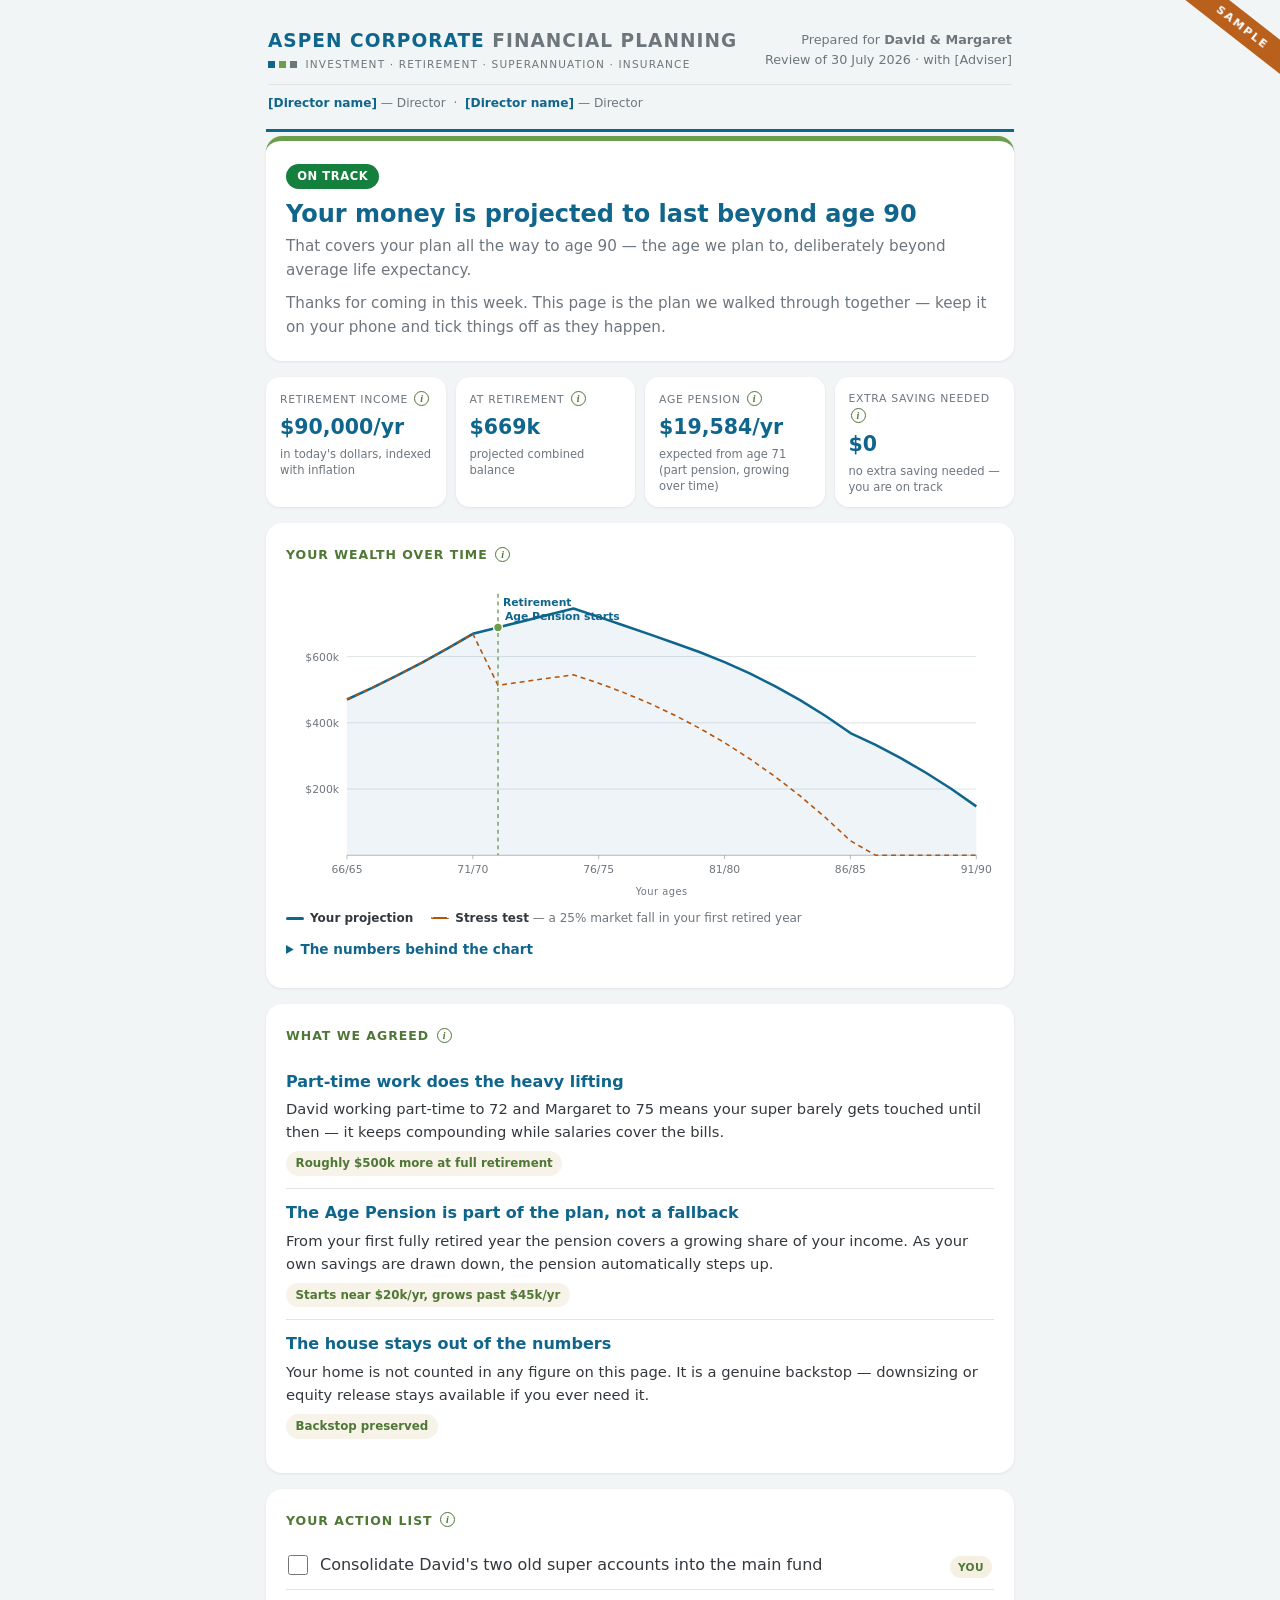
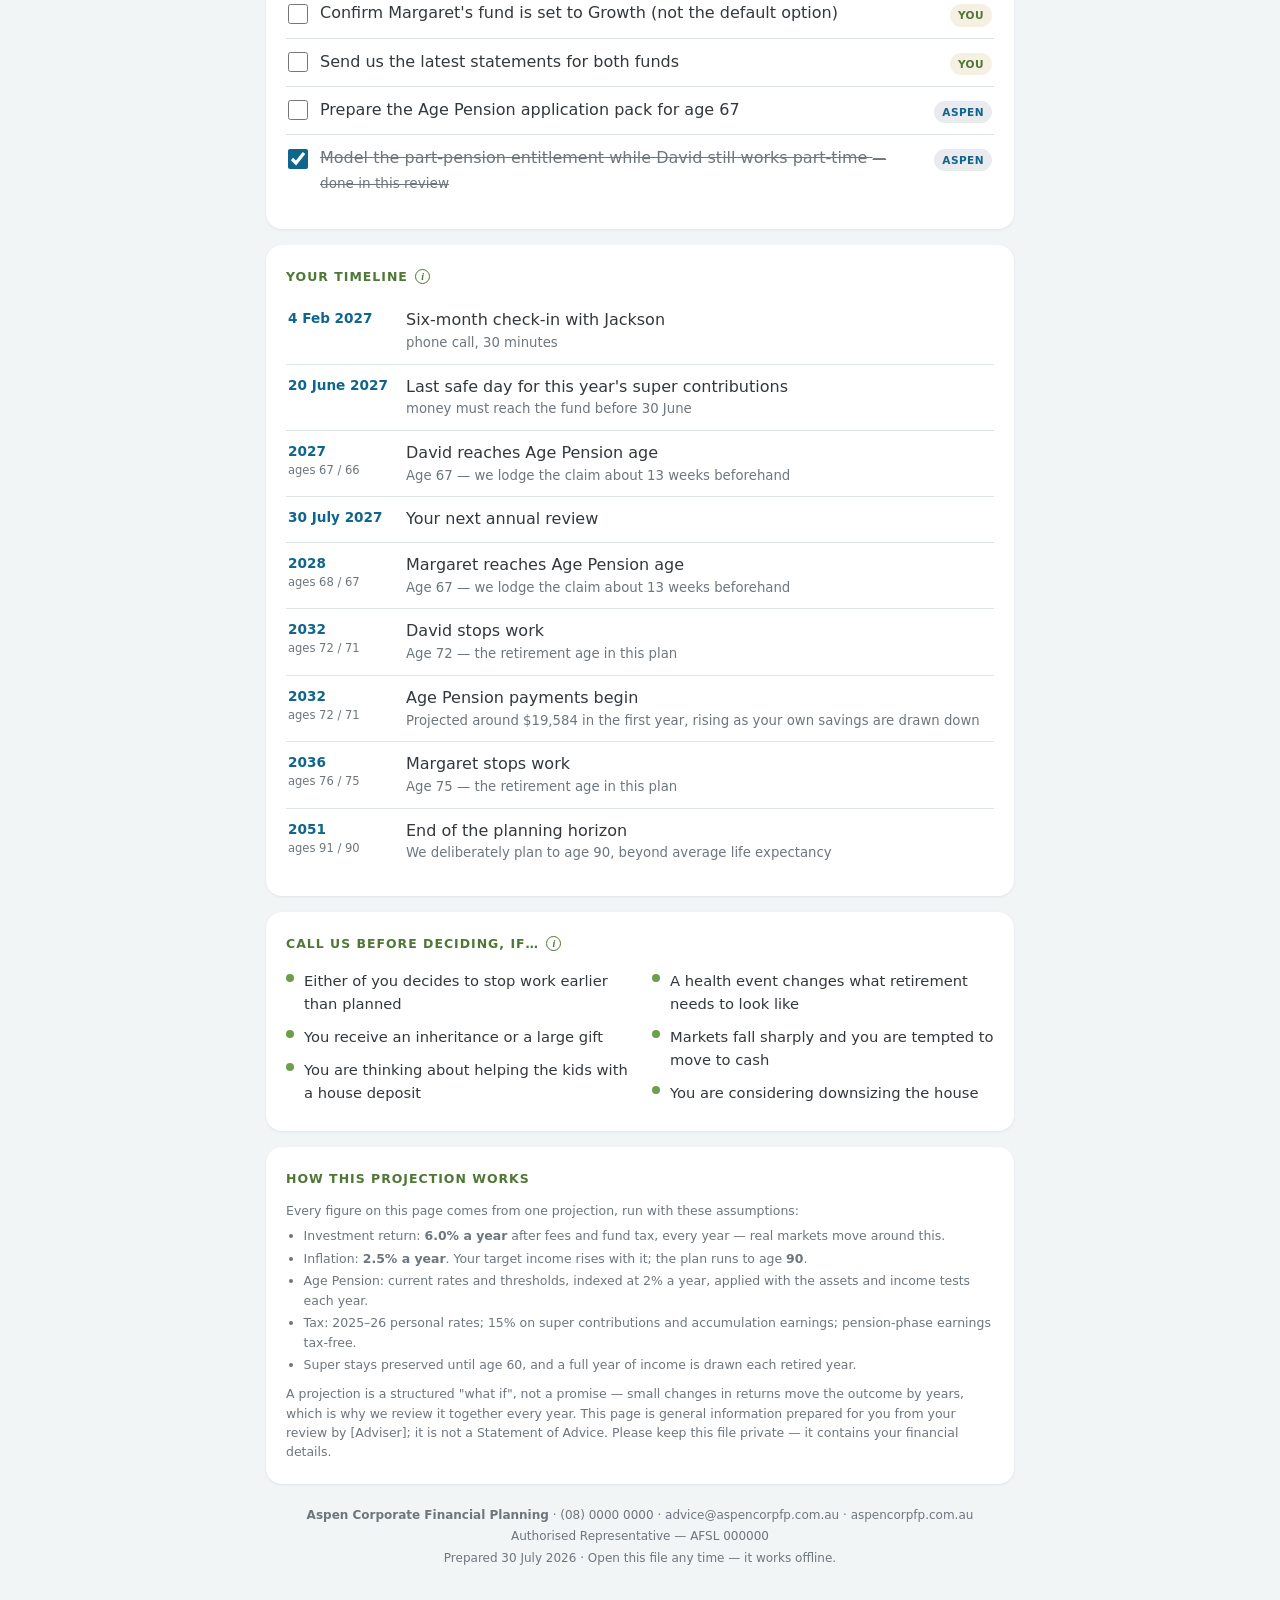
<file: mockups/client-report-aspen.html>
<!DOCTYPE html>
<html lang="en-AU">
<head>
<meta charset="utf-8">
<meta name="viewport" content="width=device-width, initial-scale=1">
<meta name="robots" content="noindex">
<title>David &amp; Margaret — Your plan at a glance</title>
<style>
  :root { --page:#F2F5F6; --surface:#ffffff;
          --primary:#10658C; --primary-dark:#0A4661;
          --accent:#6C9E4C; --accent-dark:#4F7736;
          --ink:#33383D; --muted:#6E767D; --line:#DFE4E7;
          --good:#15803d; --warn:#b45309; --bad:#991b1b;
          /* legacy aliases so every rule below stays brand-driven */
          --cream:var(--page); --navy:var(--primary); --gold:var(--accent); --gold2:var(--accent-dark); }
  * { box-sizing:border-box; margin:0; padding:0; }
  body { background:var(--page); color:var(--ink);
         font:16px/1.55 system-ui,-apple-system,"Segoe UI",Roboto,sans-serif;
         -webkit-text-size-adjust:100%; }
  .wrap { max-width:780px; margin:0 auto; padding:20px 16px 56px; }
  header.brand { padding:10px 2px 16px; margin-bottom:4px; border-bottom:3px solid var(--primary); }
  .brand-top { display:flex; align-items:flex-start; justify-content:space-between; gap:12px; flex-wrap:wrap; }
  .wordmark { font-size:1.3rem; font-weight:700; color:var(--primary); line-height:1.15; }
  .wordmark.serif { font-family:Georgia,'Times New Roman',serif; letter-spacing:.01em; }
  .wordmark.caps  { font-size:1.16rem; letter-spacing:.055em; text-transform:uppercase; }
  .wm-rest { color:var(--muted); font-weight:600; }
  .wm-dot  { color:var(--accent-dark); }
  .tagline { font-size:.66rem; letter-spacing:.11em; text-transform:uppercase;
             color:var(--muted); margin-top:5px; }
  .tagline .sq { display:inline-block; width:7px; height:7px; margin-right:4px; vertical-align:.02em; }
  .prep { font-size:.8rem; color:var(--muted); text-align:right; }
  .people { margin-top:11px; padding-top:9px; border-top:1px solid var(--line);
            font-size:.76rem; color:var(--muted); }
  .people b { color:var(--primary); font-weight:600; }
  .card { background:#fff; border-radius:16px; padding:22px 20px;
          box-shadow:0 1px 3px rgba(27,42,78,.08); margin-bottom:16px; }
  h2 { font-size:.78rem; letter-spacing:.08em; text-transform:uppercase;
       color:var(--gold2); margin-bottom:12px; }
  /* hero */
  .hero { border-top:5px solid var(--gold); }
  .pill { display:inline-block; font-size:.72rem; font-weight:700; letter-spacing:.05em;
          text-transform:uppercase; padding:.25rem .7rem; border-radius:2rem; color:#fff; }
  .good .pill { background:var(--good); } .warn .pill { background:var(--warn); }
  .bad  .pill { background:var(--bad); }
  .hero h1 { font-size:1.5rem; line-height:1.25; margin:.6rem 0 .4rem; color:var(--navy); }
  .hero p  { color:var(--muted); font-size:.95rem; }
  /* tiles */
  .tiles { display:grid; grid-template-columns:repeat(auto-fit,minmax(158px,1fr)); gap:10px; }
  .tile { background:#fff; border-radius:14px; padding:14px 14px 12px;
          box-shadow:0 1px 3px rgba(27,42,78,.08); }
  .tile .l { font-size:.68rem; text-transform:uppercase; letter-spacing:.06em; color:var(--muted); }
  .tile .v { font-size:1.28rem; font-weight:700; color:var(--navy); margin:.2rem 0 .1rem; }
  .tile .n { font-size:.72rem; color:var(--muted); line-height:1.4; }
  /* chart */
  svg { width:100%; height:auto; display:block; }
  .ax  { font-size:11px; fill:var(--muted); } .axl { font-size:10px; letter-spacing:.05em; }
  .mk  { font-size:11px; fill:var(--navy); font-weight:600; } .mkr { fill:var(--bad); }
  .legend { display:flex; gap:18px; flex-wrap:wrap; font-size:.75rem; color:var(--muted); margin-top:8px; }
  .legend b { font-weight:600; color:var(--ink); }
  .sw { display:inline-block; width:18px; height:0; border-top:3px solid var(--navy);
        vertical-align:middle; margin-right:6px; border-radius:2px; }
  .sw.stress { border-top:2px dashed var(--warn); }
  /* actions */
  .actions ul { list-style:none; }
  .actions li { border-bottom:1px solid var(--line); }
  .actions li:last-child { border-bottom:none; }
  .actions label { display:flex; align-items:flex-start; gap:12px; padding:11px 2px; cursor:pointer; }
  .actions input { width:1.25rem; height:1.25rem; margin-top:.15rem; accent-color:var(--navy); flex-shrink:0; }
  .atext { flex:1; } .atext em { color:var(--muted); font-style:normal; font-size:.85rem; }
  input:checked ~ .atext { text-decoration:line-through; color:var(--muted); }
  .chip { font-size:.66rem; font-weight:700; letter-spacing:.04em; text-transform:uppercase;
          padding:.18rem .5rem; border-radius:2rem; flex-shrink:0; margin-top:.2rem; }
  .chip.you { background:rgba(201,169,97,.18); color:var(--gold2); }
  .chip.us  { background:rgba(27,42,78,.09); color:var(--navy); }
  /* dates */
  .dates ul { list-style:none; }
  .dates li { display:flex; gap:14px; padding:10px 2px; border-bottom:1px solid var(--line); }
  .dates li:last-child { border-bottom:none; }
  .dd { min-width:104px; font-weight:700; color:var(--navy); font-size:.85rem; }
  .dd em { display:block; font-weight:400; font-style:normal; color:var(--muted); font-size:.72rem; }
  .dt { flex:1; } .dt em { display:block; color:var(--muted); font-style:normal; font-size:.83rem; }
  @media (max-width:460px){ .dates li { flex-direction:column; gap:2px; } .dd { min-width:0; } }
  /* strategies */
  .strat { padding:12px 0; border-bottom:1px solid var(--line); }
  .strat:last-child { border-bottom:none; }
  .strat h3 { font-size:1rem; color:var(--navy); margin-bottom:.25rem; }
  .strat p { font-size:.92rem; color:var(--ink); }
  .impact { display:inline-block; margin-top:.45rem; font-size:.74rem; font-weight:600;
            color:var(--gold2); background:rgba(201,169,97,.14); padding:.2rem .6rem; border-radius:2rem; }
  /* call us */
  .callus ul { list-style:none; columns:2; column-gap:24px; }
  .callus li { break-inside:avoid; padding:5px 0 5px 18px; position:relative; font-size:.92rem; }
  .callus li::before { content:""; position:absolute; left:0; top:.62em; width:8px; height:8px;
                       border-radius:50%; background:var(--gold); }
  @media (max-width:560px){ .callus ul { columns:1; } }
  /* table */
  details { margin-top:6px; }
  summary { cursor:pointer; font-size:.85rem; font-weight:600; color:var(--navy); padding:6px 0; }
  table { width:100%; border-collapse:collapse; font-size:.8rem; margin-top:8px; }
  th { text-align:left; font-size:.66rem; text-transform:uppercase; letter-spacing:.05em;
       color:var(--muted); padding:6px 8px; border-bottom:1px solid var(--line); }
  td { padding:5px 8px; border-bottom:1px solid #f3efe6; }
  th.n, td.n { text-align:right; font-variant-numeric:tabular-nums; }
  /* fine print */
  .fine { font-size:.78rem; color:var(--muted); }
  .fine ul { margin:.4rem 0 .6rem 1.1rem; }
  .fine li { margin-bottom:.2rem; }
  /* explain marks */
  .i { display:inline-flex; align-items:center; justify-content:center; width:15px; height:15px;
       border-radius:50%; border:1px solid var(--gold2); color:var(--gold2); background:none;
       font:italic 700 10px Georgia,serif; cursor:pointer; vertical-align:.12em; margin-left:2px; }
  #pop { position:absolute; z-index:10; max-width:280px; background:var(--navy); color:#fff;
         font-size:.78rem; line-height:1.45; padding:10px 12px; border-radius:10px;
         box-shadow:0 6px 20px rgba(27,42,78,.35); display:none; }
  /* sample ribbon */
  .ribbon { position:fixed; top:14px; right:-42px; transform:rotate(38deg); z-index:20;
            background:var(--warn); color:#fff; font-size:.7rem; font-weight:800;
            letter-spacing:.18em; padding:.3rem 3rem; opacity:.92; pointer-events:none; }
  footer { text-align:center; color:var(--muted); font-size:.75rem; margin-top:22px; }
  @media print {
    body { background:#fff; } .card,.tile { box-shadow:none; border:1px solid var(--line); }
    .i,.ribbon { display:none; } details { open:true; }
  }
</style>
</head>
<body>
<div class="ribbon">SAMPLE</div>
<div class="wrap">

  <header class="brand">
    <div class="brand-top">
      <div>
        <div class="wordmark caps"><span class="wm-lead">Aspen Corporate</span> <span class="wm-rest">Financial Planning</span></div>
        <div class="tagline">
          <span class="sq" style="background:var(--primary)"></span><span class="sq" style="background:var(--accent)"></span><span class="sq" style="background:var(--muted)"></span>
          Investment · Retirement · Superannuation · Insurance</div>
      </div>
      <div class="prep">Prepared for <b>David &amp; Margaret</b><br>
        Review of 30 July 2026 · with [Adviser]</div>
    </div>
    <div class="people"><b>[Director name]</b> — Director &nbsp;·&nbsp; <b>[Director name]</b> — Director</div>
  </header>

  <div class="card hero good">
    <span class="pill">On track</span>
    <h1>Your money is projected to last beyond age 90</h1>
    <p>That covers your plan all the way to age 90 — the age we plan to, deliberately beyond average life expectancy.</p>
    <p style="margin-top:.6rem">Thanks for coming in this week. This page is the plan we walked through together — keep it on your phone and tick things off as they happen.</p>
  </div>

  <div class="tiles" style="margin-bottom:16px">
    <div class="tile">
      <div class="l">Retirement income <button class="i" type="button" data-tip="The yearly income your plan is built around, in today&#39;s dollars. The projection increases it with inflation every year so your buying power stays the same." aria-label="What is this?">i</button></div>
      <div class="v">$90,000/yr</div>
      <div class="n">in today's dollars, indexed with inflation</div>
    </div>
    <div class="tile">
      <div class="l">At retirement <button class="i" type="button" data-tip="Your combined super and savings projected to the year you have both stopped work, in the dollars of that year." aria-label="What is this?">i</button></div>
      <div class="v">$669k</div>
      <div class="n">projected combined balance</div>
    </div>
    <div class="tile">
      <div class="l">Age Pension <button class="i" type="button" data-tip="The government Age Pension your household is projected to receive, based on the assets and income tests. It usually grows as your own savings are drawn down." aria-label="What is this?">i</button></div>
      <div class="v">$19,584/yr</div>
      <div class="n">expected from age 71 (part pension, growing over time)</div>
    </div>
    <div class="tile">
      <div class="l">Extra saving needed <button class="i" type="button" data-tip="The additional amount to put away, starting now, for your money to last to the plan-to age. Calculated by the same projection as the chart." aria-label="What is this?">i</button></div>
      <div class="v">$0</div>
      <div class="n">no extra saving needed — you are on track</div>
    </div>
  </div>

  <div class="card">
    <h2>Your wealth over time <button class="i" type="button" data-tip="Each point is your projected combined super and savings at that age. The gold dashed line marks retirement; the dot marks where the Age Pension begins." aria-label="What is this?">i</button></h2>
    <svg viewBox="0 0 720 330" role="img" aria-label="Projected household wealth by age">
    <line x1="62" y1="216.64549128523356" x2="702" y2="216.64549128523356" stroke="var(--line)" stroke-width="1"/><text x="54" y="220.64549128523356" text-anchor="end" class="ax">$200k</text><line x1="62" y1="149.29098257046712" x2="702" y2="149.29098257046712" stroke="var(--line)" stroke-width="1"/><text x="54" y="153.29098257046712" text-anchor="end" class="ax">$400k</text><line x1="62" y1="81.93647385570068" x2="702" y2="81.93647385570068" stroke="var(--line)" stroke-width="1"/><text x="54" y="85.93647385570068" text-anchor="end" class="ax">$600k</text><line x1="62" y1="284" x2="62" y2="288" stroke="var(--muted)" opacity="0.5"/><text x="62" y="302" text-anchor="middle" class="ax">66/65</text><line x1="190" y1="284" x2="190" y2="288" stroke="var(--muted)" opacity="0.5"/><text x="190" y="302" text-anchor="middle" class="ax">71/70</text><line x1="318" y1="284" x2="318" y2="288" stroke="var(--muted)" opacity="0.5"/><text x="318" y="302" text-anchor="middle" class="ax">76/75</text><line x1="446" y1="284" x2="446" y2="288" stroke="var(--muted)" opacity="0.5"/><text x="446" y="302" text-anchor="middle" class="ax">81/80</text><line x1="574" y1="284" x2="574" y2="288" stroke="var(--muted)" opacity="0.5"/><text x="574" y="302" text-anchor="middle" class="ax">86/85</text><line x1="702" y1="284" x2="702" y2="288" stroke="var(--muted)" opacity="0.5"/><text x="702" y="302" text-anchor="middle" class="ax">91/90</text><text x="382" y="324" text-anchor="middle" class="ax axl">Your ages</text>
    <path d="M62.0,125.6L87.6,113.7L113.2,101.1L138.8,87.8L164.4,73.7L190.0,58.8L215.6,52.3L241.2,45.9L266.8,39.4L292.4,33.1L318.0,41.6L343.6,50.3L369.2,59.1L394.8,68.1L420.4,77.3L446.0,87.6L471.6,99.1L497.2,111.9L522.8,126.2L548.4,142.1L574.0,159.7L599.6,171.8L625.2,185.3L650.8,200.1L676.4,216.4L702.0,234.3L702.0,284L62.0,284Z" fill="var(--primary)" opacity="0.07"/>
    <path d="M62.0,125.6L87.6,113.7L113.2,101.1L138.8,87.8L164.4,73.7L190.0,58.8L215.6,52.3L241.2,45.9L266.8,39.4L292.4,33.1L318.0,41.6L343.6,50.3L369.2,59.1L394.8,68.1L420.4,77.3L446.0,87.6L471.6,99.1L497.2,111.9L522.8,126.2L548.4,142.1L574.0,159.7L599.6,171.8L625.2,185.3L650.8,200.1L676.4,216.4L702.0,234.3" fill="none" stroke="var(--primary)" stroke-width="2.6" stroke-linejoin="round"/>
    <path d="M62.0,125.6L87.6,113.7L113.2,101.1L138.8,87.8L164.4,73.7L190.0,58.8L215.6,111.2L241.2,107.5L266.8,103.9L292.4,100.5L318.0,109.0L343.6,118.6L369.2,129.3L394.8,141.3L420.4,154.7L446.0,169.5L471.6,185.9L497.2,203.9L522.8,223.7L548.4,245.5L574.0,269.3L599.6,284.0L625.2,284.0L650.8,284.0L676.4,284.0L702.0,284.0" fill="none" stroke="var(--warn)" stroke-width="1.6" stroke-dasharray="5 4"/><line x1="215.6" y1="18" x2="215.6" y2="284" stroke="var(--accent)" stroke-width="1.4" stroke-dasharray="4 4"/><text x="220.6" y="30" class="mk">Retirement</text><circle cx="215.6" cy="52.31964410412715" r="4.5" fill="var(--accent)" stroke="#fff" stroke-width="1.5"/><text x="222.6" y="44.31964410412715" class="mk">Age Pension starts</text>
    <line x1="62" y1="284" x2="702" y2="284" stroke="var(--muted)" opacity="0.5"/>
  </svg>
    <div class="legend">
      <span><span class="sw"></span><b>Your projection</b></span>
      <span><span class="sw stress"></span><b>Stress test</b> — a 25% market fall in your first retired year</span>
    </div>
    <details>
      <summary>The numbers behind the chart</summary>
      <table>
    <thead><tr>
      <th>Your ages</th><th>Phase</th>
      <th class="n">Balance <button class="i" type="button" data-tip="The projected value of your combined super and savings at the end of that year, in the dollars of that year." aria-label="What is this?">i</button></th>
      <th class="n">In today's dollars <button class="i" type="button" data-tip="The same balance adjusted for inflation at 2.5% a year — what it would feel like in today&#39;s money." aria-label="What is this?">i</button></th>
    </tr></thead>
    <tbody><tr>
      <td>66 / 65</td>
      <td>Building up</td>
      <td class="n">$470,314</td>
      <td class="n">$470,314</td>
    </tr><tr>
      <td>67 / 66</td>
      <td>Building up</td>
      <td class="n">$505,607</td>
      <td class="n">$493,275</td>
    </tr><tr>
      <td>68 / 67</td>
      <td>Building up</td>
      <td class="n">$542,982</td>
      <td class="n">$516,818</td>
    </tr><tr>
      <td>69 / 68</td>
      <td>Building up</td>
      <td class="n">$582,554</td>
      <td class="n">$540,959</td>
    </tr><tr>
      <td>70 / 69</td>
      <td>Building up</td>
      <td class="n">$624,441</td>
      <td class="n">$565,712</td>
    </tr><tr>
      <td>71 / 70</td>
      <td>Building up</td>
      <td class="n">$668,768</td>
      <td class="n">$591,093</td>
    </tr><tr>
      <td>72 / 71</td>
      <td>Drawing down</td>
      <td class="n">$687,943</td>
      <td class="n">$593,211</td>
    </tr><tr>
      <td>73 / 72</td>
      <td>Drawing down</td>
      <td class="n">$707,085</td>
      <td class="n">$594,846</td>
    </tr><tr>
      <td>74 / 73</td>
      <td>Drawing down</td>
      <td class="n">$726,162</td>
      <td class="n">$595,995</td>
    </tr><tr>
      <td>75 / 74</td>
      <td>Drawing down</td>
      <td class="n">$745,142</td>
      <td class="n">$596,656</td>
    </tr><tr>
      <td>76 / 75</td>
      <td>Drawing down</td>
      <td class="n">$719,697</td>
      <td class="n">$562,226</td>
    </tr><tr>
      <td>77 / 76</td>
      <td>Drawing down</td>
      <td class="n">$693,879</td>
      <td class="n">$528,836</td>
    </tr><tr>
      <td>78 / 77</td>
      <td>Drawing down</td>
      <td class="n">$667,694</td>
      <td class="n">$496,468</td>
    </tr><tr>
      <td>79 / 78</td>
      <td>Drawing down</td>
      <td class="n">$641,147</td>
      <td class="n">$465,101</td>
    </tr><tr>
      <td>80 / 79</td>
      <td>Drawing down</td>
      <td class="n">$613,660</td>
      <td class="n">$434,304</td>
    </tr><tr>
      <td>81 / 80</td>
      <td>Drawing down</td>
      <td class="n">$583,123</td>
      <td class="n">$402,626</td>
    </tr><tr>
      <td>82 / 81</td>
      <td>Drawing down</td>
      <td class="n">$549,122</td>
      <td class="n">$369,902</td>
    </tr><tr>
      <td>83 / 82</td>
      <td>Drawing down</td>
      <td class="n">$511,033</td>
      <td class="n">$335,848</td>
    </tr><tr>
      <td>84 / 83</td>
      <td>Drawing down</td>
      <td class="n">$468,553</td>
      <td class="n">$300,420</td>
    </tr><tr>
      <td>85 / 84</td>
      <td>Drawing down</td>
      <td class="n">$421,360</td>
      <td class="n">$263,572</td>
    </tr><tr>
      <td>86 / 85</td>
      <td>Drawing down</td>
      <td class="n">$369,110</td>
      <td class="n">$225,257</td>
    </tr><tr>
      <td>87 / 86</td>
      <td>Drawing down</td>
      <td class="n">$333,080</td>
      <td class="n">$198,311</td>
    </tr><tr>
      <td>88 / 87</td>
      <td>Drawing down</td>
      <td class="n">$293,196</td>
      <td class="n">$170,307</td>
    </tr><tr>
      <td>89 / 88</td>
      <td>Drawing down</td>
      <td class="n">$249,179</td>
      <td class="n">$141,209</td>
    </tr><tr>
      <td>90 / 89</td>
      <td>Drawing down</td>
      <td class="n">$200,733</td>
      <td class="n">$110,980</td>
    </tr><tr>
      <td>91 / 90</td>
      <td>Drawing down</td>
      <td class="n">$147,543</td>
      <td class="n">$79,583</td>
    </tr></tbody>
  </table>
    </details>
  </div>

  <div class="card">
    <h2>What we agreed <button class="i" type="button" data-tip="The strategies from your review — what we are doing and why it helps." aria-label="What is this?">i</button></h2>
    
    <div class="strat">
      <h3>Part-time work does the heavy lifting</h3>
      <p>David working part-time to 72 and Margaret to 75 means your super barely gets touched until then — it keeps compounding while salaries cover the bills.</p>
      <span class="impact">Roughly $500k more at full retirement</span>
    </div>
    <div class="strat">
      <h3>The Age Pension is part of the plan, not a fallback</h3>
      <p>From your first fully retired year the pension covers a growing share of your income. As your own savings are drawn down, the pension automatically steps up.</p>
      <span class="impact">Starts near $20k/yr, grows past $45k/yr</span>
    </div>
    <div class="strat">
      <h3>The house stays out of the numbers</h3>
      <p>Your home is not counted in any figure on this page. It is a genuine backstop — downsizing or equity release stays available if you ever need it.</p>
      <span class="impact">Backstop preserved</span>
    </div>
  </div>

  <div class="card actions">
    <h2>Your action list <button class="i" type="button" data-tip="Tick things off as you go — ticks are saved on this device. Items marked with our name are ours to do." aria-label="What is this?">i</button></h2>
    <ul>
    <li>
      <label>
        <input type="checkbox" data-tick="0" >
        <span class="atext">Consolidate David&#39;s two old super accounts into the main fund</span>
        <span class="chip you">You</span>
      </label>
    </li>
    <li>
      <label>
        <input type="checkbox" data-tick="1" >
        <span class="atext">Confirm Margaret&#39;s fund is set to Growth (not the default option)</span>
        <span class="chip you">You</span>
      </label>
    </li>
    <li>
      <label>
        <input type="checkbox" data-tick="2" >
        <span class="atext">Send us the latest statements for both funds</span>
        <span class="chip you">You</span>
      </label>
    </li>
    <li>
      <label>
        <input type="checkbox" data-tick="3" >
        <span class="atext">Prepare the Age Pension application pack for age 67</span>
        <span class="chip us">Aspen</span>
      </label>
    </li>
    <li>
      <label>
        <input type="checkbox" data-tick="4" checked>
        <span class="atext">Model the part-pension entitlement while David still works part-time <em>— done in this review</em></span>
        <span class="chip us">Aspen</span>
      </label>
    </li></ul>
  </div>

  <div class="card dates">
    <h2>Your timeline <button class="i" type="button" data-tip="The milestones in your plan — when super becomes available, when work stops, when the Age Pension starts, and anything specific we agreed. Dates come from your plan, not from a calendar of averages." aria-label="What is this?">i</button></h2>
    <ul>
    <li>
      <span class="dd">4 Feb 2027</span>
      <span class="dt">Six-month check-in with Jackson<em>phone call, 30 minutes</em></span>
    </li>
    <li>
      <span class="dd">20 June 2027</span>
      <span class="dt">Last safe day for this year&#39;s super contributions<em>money must reach the fund before 30 June</em></span>
    </li>
    <li>
      <span class="dd">2027<em>ages 67 / 66</em></span>
      <span class="dt">David reaches Age Pension age<em>Age 67 — we lodge the claim about 13 weeks beforehand</em></span>
    </li>
    <li>
      <span class="dd">30 July 2027</span>
      <span class="dt">Your next annual review</span>
    </li>
    <li>
      <span class="dd">2028<em>ages 68 / 67</em></span>
      <span class="dt">Margaret reaches Age Pension age<em>Age 67 — we lodge the claim about 13 weeks beforehand</em></span>
    </li>
    <li>
      <span class="dd">2032<em>ages 72 / 71</em></span>
      <span class="dt">David stops work<em>Age 72 — the retirement age in this plan</em></span>
    </li>
    <li>
      <span class="dd">2032<em>ages 72 / 71</em></span>
      <span class="dt">Age Pension payments begin<em>Projected around $19,584 in the first year, rising as your own savings are drawn down</em></span>
    </li>
    <li>
      <span class="dd">2036<em>ages 76 / 75</em></span>
      <span class="dt">Margaret stops work<em>Age 75 — the retirement age in this plan</em></span>
    </li>
    <li>
      <span class="dd">2051<em>ages 91 / 90</em></span>
      <span class="dt">End of the planning horizon<em>We deliberately plan to age 90, beyond average life expectancy</em></span>
    </li></ul>
  </div>

  <div class="card callus">
    <h2>Call us before deciding, if… <button class="i" type="button" data-tip="Life events that change the plan. A quick call first usually saves money — and sometimes a lot of tax." aria-label="What is this?">i</button></h2>
    <ul><li>Either of you decides to stop work earlier than planned</li><li>You receive an inheritance or a large gift</li><li>You are thinking about helping the kids with a house deposit</li><li>A health event changes what retirement needs to look like</li><li>Markets fall sharply and you are tempted to move to cash</li><li>You are considering downsizing the house</li></ul>
  </div>

  <div class="card fine">
    <h2>How this projection works</h2>
    <p>Every figure on this page comes from one projection, run with these assumptions:</p>
    <ul>
      <li>Investment return: <b>6.0% a year</b> after fees and fund tax, every year — real markets move around this.</li>
      <li>Inflation: <b>2.5% a year</b>. Your target income rises with it; the plan runs to age <b>90</b>.</li>
      <li>Age Pension: current rates and thresholds, indexed at 2% a year, applied with the assets and income tests each year.</li>
      <li>Tax: 2025–26 personal rates; 15% on super contributions and accumulation earnings; pension-phase earnings tax-free.</li>
      <li>Super stays preserved until age 60, and a full year of income is drawn each retired year.</li>
    </ul>
    <p>A projection is a structured "what if", not a promise — small changes in returns move the outcome by years, which is why we review it together every year. This page is general information prepared for you from your review by [Adviser]; it is not a Statement of Advice. Please keep this file private — it contains your financial details.</p>
  </div>

  <footer>
    <div><b>Aspen Corporate Financial Planning</b> · (08) 0000 0000 · advice@aspencorpfp.com.au · aspencorpfp.com.au</div>
    <div style="margin-top:3px">Authorised Representative — AFSL 000000</div>
    <div style="margin-top:3px">Prepared 30 July 2026 · Open this file any time — it works offline.</div>
  </footer>
</div>

<div id="pop" role="tooltip"></div>
<script>
(function () {
  // action ticks — saved on this device only
  var KEY = "dc-david-margaret-2026-07-30";
  var saved = {};
  try { saved = JSON.parse(localStorage.getItem(KEY) || "{}"); } catch (e) {}
  var boxes = document.querySelectorAll("[data-tick]");
  boxes.forEach(function (b) {
    var k = b.getAttribute("data-tick");
    if (k in saved) b.checked = !!saved[k];
    b.addEventListener("change", function () {
      saved[k] = b.checked;
      try { localStorage.setItem(KEY, JSON.stringify(saved)); } catch (e) {}
    });
  });
  // explain marks
  var pop = document.getElementById("pop"), open = null;
  function close() { pop.style.display = "none"; open = null; }
  document.addEventListener("click", function (ev) {
    var btn = ev.target.closest ? ev.target.closest(".i") : null;
    if (!btn) { close(); return; }
    if (open === btn) { close(); return; }
    pop.textContent = btn.getAttribute("data-tip") || "";
    pop.style.display = "block";
    var r = btn.getBoundingClientRect();
    var w = Math.min(280, window.innerWidth - 24);
    pop.style.maxWidth = w + "px";
    var left = Math.max(12, Math.min(r.left - 20, window.innerWidth - w - 12));
    pop.style.left = left + window.scrollX + "px";
    pop.style.top = r.bottom + 8 + window.scrollY + "px";
    open = btn;
  });
})();
</script>
</body>
</html>
</file>
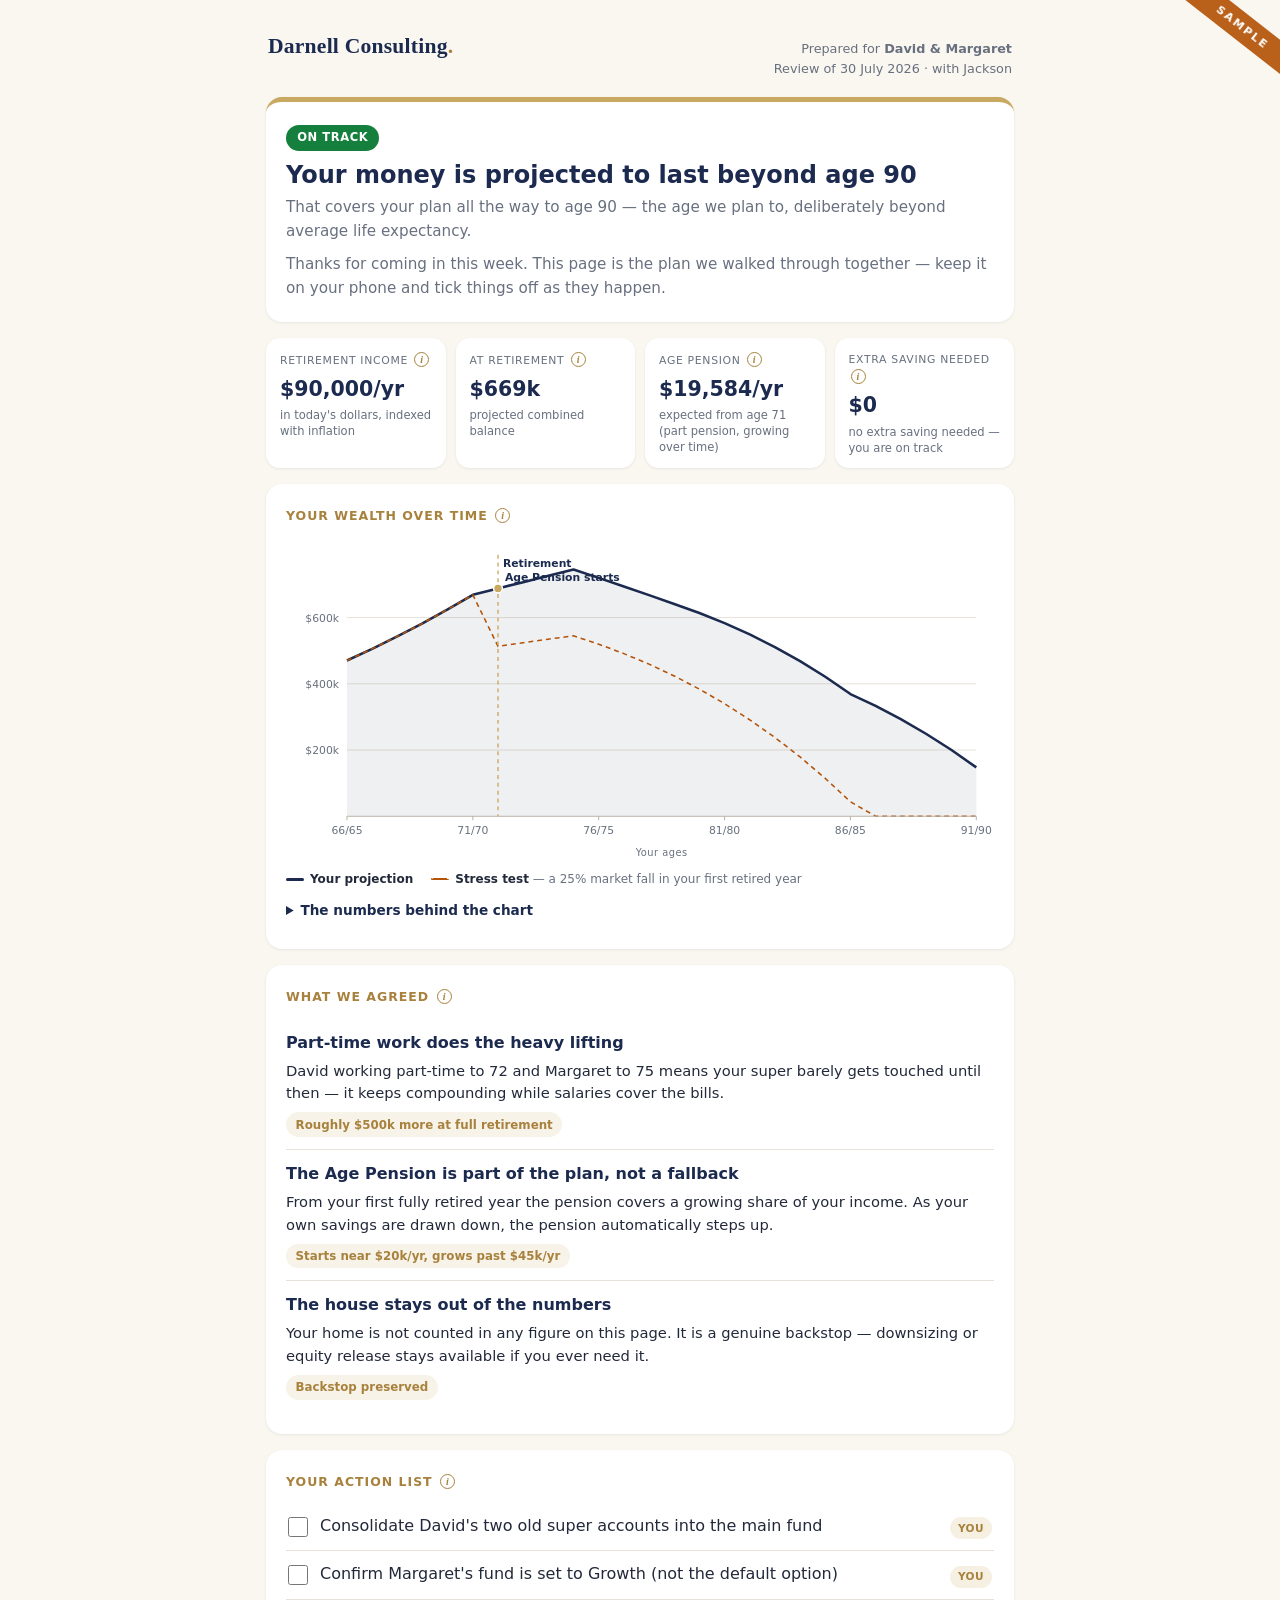
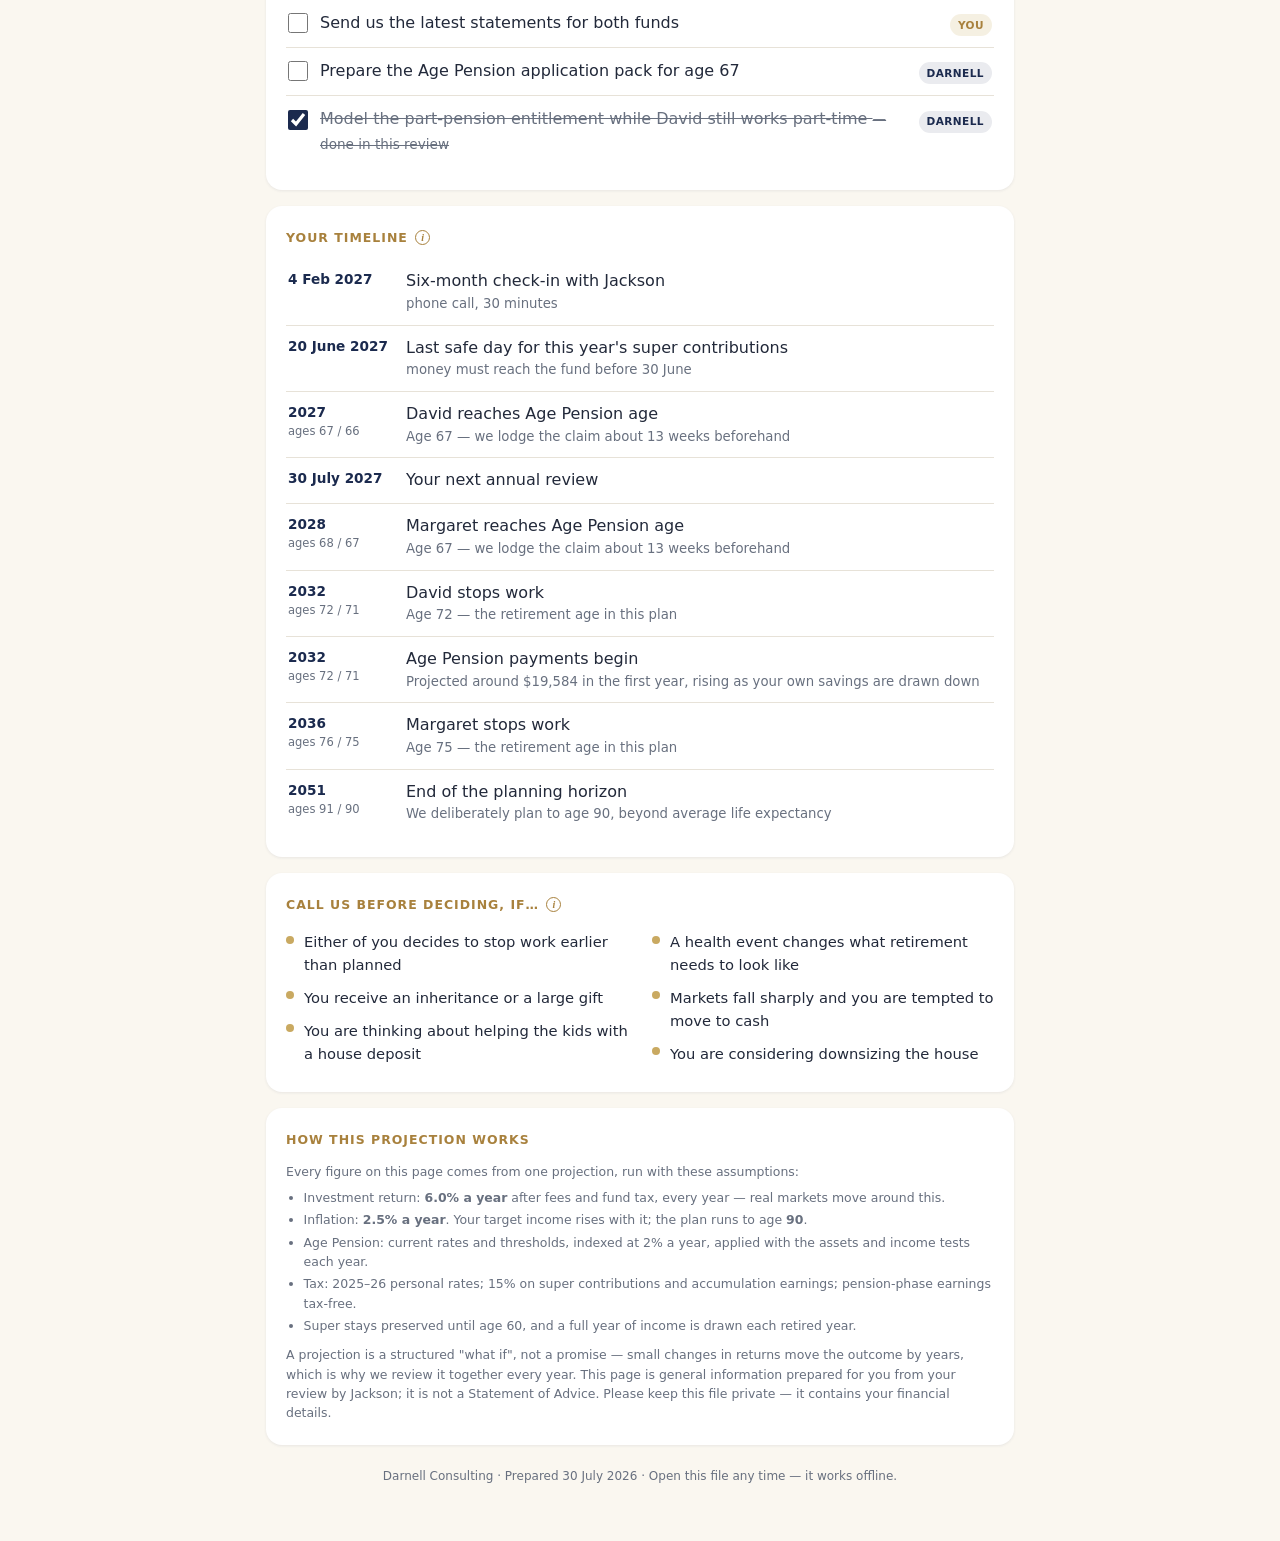
<file: mockups/client-report-sample.html>
<!DOCTYPE html>
<html lang="en-AU">
<head>
<meta charset="utf-8">
<meta name="viewport" content="width=device-width, initial-scale=1">
<meta name="robots" content="noindex">
<title>David &amp; Margaret — Your plan at a glance</title>
<style>
  :root { --cream:#FAF7F0; --navy:#1B2A4E; --gold:#C9A961; --gold2:#A8813D;
          --ink:#22293a; --muted:#68707f; --line:#e7e2d8;
          --good:#15803d; --warn:#b45309; --bad:#991b1b; }
  * { box-sizing:border-box; margin:0; padding:0; }
  body { background:var(--cream); color:var(--ink);
         font:16px/1.55 system-ui,-apple-system,"Segoe UI",Roboto,sans-serif;
         -webkit-text-size-adjust:100%; }
  .wrap { max-width:780px; margin:0 auto; padding:20px 16px 56px; }
  header.brand { display:flex; align-items:baseline; justify-content:space-between;
                 gap:12px; flex-wrap:wrap; padding:10px 2px 18px; }
  .wordmark { font-family:Georgia,'Times New Roman',serif; font-size:1.35rem;
              font-weight:700; color:var(--navy); letter-spacing:.01em; }
  .wordmark span { color:var(--gold2); }
  .prep { font-size:.8rem; color:var(--muted); text-align:right; }
  .card { background:#fff; border-radius:16px; padding:22px 20px;
          box-shadow:0 1px 3px rgba(27,42,78,.08); margin-bottom:16px; }
  h2 { font-size:.78rem; letter-spacing:.08em; text-transform:uppercase;
       color:var(--gold2); margin-bottom:12px; }
  /* hero */
  .hero { border-top:5px solid var(--gold); }
  .pill { display:inline-block; font-size:.72rem; font-weight:700; letter-spacing:.05em;
          text-transform:uppercase; padding:.25rem .7rem; border-radius:2rem; color:#fff; }
  .good .pill { background:var(--good); } .warn .pill { background:var(--warn); }
  .bad  .pill { background:var(--bad); }
  .hero h1 { font-size:1.5rem; line-height:1.25; margin:.6rem 0 .4rem; color:var(--navy); }
  .hero p  { color:var(--muted); font-size:.95rem; }
  /* tiles */
  .tiles { display:grid; grid-template-columns:repeat(auto-fit,minmax(158px,1fr)); gap:10px; }
  .tile { background:#fff; border-radius:14px; padding:14px 14px 12px;
          box-shadow:0 1px 3px rgba(27,42,78,.08); }
  .tile .l { font-size:.68rem; text-transform:uppercase; letter-spacing:.06em; color:var(--muted); }
  .tile .v { font-size:1.28rem; font-weight:700; color:var(--navy); margin:.2rem 0 .1rem; }
  .tile .n { font-size:.72rem; color:var(--muted); line-height:1.4; }
  /* chart */
  svg { width:100%; height:auto; display:block; }
  .ax  { font-size:11px; fill:var(--muted); } .axl { font-size:10px; letter-spacing:.05em; }
  .mk  { font-size:11px; fill:var(--navy); font-weight:600; } .mkr { fill:var(--bad); }
  .legend { display:flex; gap:18px; flex-wrap:wrap; font-size:.75rem; color:var(--muted); margin-top:8px; }
  .legend b { font-weight:600; color:var(--ink); }
  .sw { display:inline-block; width:18px; height:0; border-top:3px solid var(--navy);
        vertical-align:middle; margin-right:6px; border-radius:2px; }
  .sw.stress { border-top:2px dashed var(--warn); }
  /* actions */
  .actions ul { list-style:none; }
  .actions li { border-bottom:1px solid var(--line); }
  .actions li:last-child { border-bottom:none; }
  .actions label { display:flex; align-items:flex-start; gap:12px; padding:11px 2px; cursor:pointer; }
  .actions input { width:1.25rem; height:1.25rem; margin-top:.15rem; accent-color:var(--navy); flex-shrink:0; }
  .atext { flex:1; } .atext em { color:var(--muted); font-style:normal; font-size:.85rem; }
  input:checked ~ .atext { text-decoration:line-through; color:var(--muted); }
  .chip { font-size:.66rem; font-weight:700; letter-spacing:.04em; text-transform:uppercase;
          padding:.18rem .5rem; border-radius:2rem; flex-shrink:0; margin-top:.2rem; }
  .chip.you { background:rgba(201,169,97,.18); color:var(--gold2); }
  .chip.us  { background:rgba(27,42,78,.09); color:var(--navy); }
  /* dates */
  .dates ul { list-style:none; }
  .dates li { display:flex; gap:14px; padding:10px 2px; border-bottom:1px solid var(--line); }
  .dates li:last-child { border-bottom:none; }
  .dd { min-width:104px; font-weight:700; color:var(--navy); font-size:.85rem; }
  .dd em { display:block; font-weight:400; font-style:normal; color:var(--muted); font-size:.72rem; }
  .dt { flex:1; } .dt em { display:block; color:var(--muted); font-style:normal; font-size:.83rem; }
  @media (max-width:460px){ .dates li { flex-direction:column; gap:2px; } .dd { min-width:0; } }
  /* strategies */
  .strat { padding:12px 0; border-bottom:1px solid var(--line); }
  .strat:last-child { border-bottom:none; }
  .strat h3 { font-size:1rem; color:var(--navy); margin-bottom:.25rem; }
  .strat p { font-size:.92rem; color:var(--ink); }
  .impact { display:inline-block; margin-top:.45rem; font-size:.74rem; font-weight:600;
            color:var(--gold2); background:rgba(201,169,97,.14); padding:.2rem .6rem; border-radius:2rem; }
  /* call us */
  .callus ul { list-style:none; columns:2; column-gap:24px; }
  .callus li { break-inside:avoid; padding:5px 0 5px 18px; position:relative; font-size:.92rem; }
  .callus li::before { content:""; position:absolute; left:0; top:.62em; width:8px; height:8px;
                       border-radius:50%; background:var(--gold); }
  @media (max-width:560px){ .callus ul { columns:1; } }
  /* table */
  details { margin-top:6px; }
  summary { cursor:pointer; font-size:.85rem; font-weight:600; color:var(--navy); padding:6px 0; }
  table { width:100%; border-collapse:collapse; font-size:.8rem; margin-top:8px; }
  th { text-align:left; font-size:.66rem; text-transform:uppercase; letter-spacing:.05em;
       color:var(--muted); padding:6px 8px; border-bottom:1px solid var(--line); }
  td { padding:5px 8px; border-bottom:1px solid #f3efe6; }
  th.n, td.n { text-align:right; font-variant-numeric:tabular-nums; }
  /* fine print */
  .fine { font-size:.78rem; color:var(--muted); }
  .fine ul { margin:.4rem 0 .6rem 1.1rem; }
  .fine li { margin-bottom:.2rem; }
  /* explain marks */
  .i { display:inline-flex; align-items:center; justify-content:center; width:15px; height:15px;
       border-radius:50%; border:1px solid var(--gold2); color:var(--gold2); background:none;
       font:italic 700 10px Georgia,serif; cursor:pointer; vertical-align:.12em; margin-left:2px; }
  #pop { position:absolute; z-index:10; max-width:280px; background:var(--navy); color:#fff;
         font-size:.78rem; line-height:1.45; padding:10px 12px; border-radius:10px;
         box-shadow:0 6px 20px rgba(27,42,78,.35); display:none; }
  /* sample ribbon */
  .ribbon { position:fixed; top:14px; right:-42px; transform:rotate(38deg); z-index:20;
            background:var(--warn); color:#fff; font-size:.7rem; font-weight:800;
            letter-spacing:.18em; padding:.3rem 3rem; opacity:.92; pointer-events:none; }
  footer { text-align:center; color:var(--muted); font-size:.75rem; margin-top:22px; }
  @media print {
    body { background:#fff; } .card,.tile { box-shadow:none; border:1px solid var(--line); }
    .i,.ribbon { display:none; } details { open:true; }
  }
</style>
</head>
<body>
<div class="ribbon">SAMPLE</div>
<div class="wrap">

  <header class="brand">
    <div class="wordmark">Darnell Consulting<span>.</span></div>
    <div class="prep">Prepared for <b>David &amp; Margaret</b><br>
      Review of 30 July 2026 · with Jackson</div>
  </header>

  <div class="card hero good">
    <span class="pill">On track</span>
    <h1>Your money is projected to last beyond age 90</h1>
    <p>That covers your plan all the way to age 90 — the age we plan to, deliberately beyond average life expectancy.</p>
    <p style="margin-top:.6rem">Thanks for coming in this week. This page is the plan we walked through together — keep it on your phone and tick things off as they happen.</p>
  </div>

  <div class="tiles" style="margin-bottom:16px">
    <div class="tile">
      <div class="l">Retirement income <button class="i" type="button" data-tip="The yearly income your plan is built around, in today&#39;s dollars. The projection increases it with inflation every year so your buying power stays the same." aria-label="What is this?">i</button></div>
      <div class="v">$90,000/yr</div>
      <div class="n">in today's dollars, indexed with inflation</div>
    </div>
    <div class="tile">
      <div class="l">At retirement <button class="i" type="button" data-tip="Your combined super and savings projected to the year you have both stopped work, in the dollars of that year." aria-label="What is this?">i</button></div>
      <div class="v">$669k</div>
      <div class="n">projected combined balance</div>
    </div>
    <div class="tile">
      <div class="l">Age Pension <button class="i" type="button" data-tip="The government Age Pension your household is projected to receive, based on the assets and income tests. It usually grows as your own savings are drawn down." aria-label="What is this?">i</button></div>
      <div class="v">$19,584/yr</div>
      <div class="n">expected from age 71 (part pension, growing over time)</div>
    </div>
    <div class="tile">
      <div class="l">Extra saving needed <button class="i" type="button" data-tip="The additional amount to put away, starting now, for your money to last to the plan-to age. Calculated by the same projection as the chart." aria-label="What is this?">i</button></div>
      <div class="v">$0</div>
      <div class="n">no extra saving needed — you are on track</div>
    </div>
  </div>

  <div class="card">
    <h2>Your wealth over time <button class="i" type="button" data-tip="Each point is your projected combined super and savings at that age. The gold dashed line marks retirement; the dot marks where the Age Pension begins." aria-label="What is this?">i</button></h2>
    <svg viewBox="0 0 720 330" role="img" aria-label="Projected household wealth by age">
    <line x1="62" y1="216.64549128523356" x2="702" y2="216.64549128523356" stroke="#e7e2d8" stroke-width="1"/><text x="54" y="220.64549128523356" text-anchor="end" class="ax">$200k</text><line x1="62" y1="149.29098257046712" x2="702" y2="149.29098257046712" stroke="#e7e2d8" stroke-width="1"/><text x="54" y="153.29098257046712" text-anchor="end" class="ax">$400k</text><line x1="62" y1="81.93647385570068" x2="702" y2="81.93647385570068" stroke="#e7e2d8" stroke-width="1"/><text x="54" y="85.93647385570068" text-anchor="end" class="ax">$600k</text><line x1="62" y1="284" x2="62" y2="288" stroke="#b9b2a4"/><text x="62" y="302" text-anchor="middle" class="ax">66/65</text><line x1="190" y1="284" x2="190" y2="288" stroke="#b9b2a4"/><text x="190" y="302" text-anchor="middle" class="ax">71/70</text><line x1="318" y1="284" x2="318" y2="288" stroke="#b9b2a4"/><text x="318" y="302" text-anchor="middle" class="ax">76/75</text><line x1="446" y1="284" x2="446" y2="288" stroke="#b9b2a4"/><text x="446" y="302" text-anchor="middle" class="ax">81/80</text><line x1="574" y1="284" x2="574" y2="288" stroke="#b9b2a4"/><text x="574" y="302" text-anchor="middle" class="ax">86/85</text><line x1="702" y1="284" x2="702" y2="288" stroke="#b9b2a4"/><text x="702" y="302" text-anchor="middle" class="ax">91/90</text><text x="382" y="324" text-anchor="middle" class="ax axl">Your ages</text>
    <path d="M62.0,125.6L87.6,113.7L113.2,101.1L138.8,87.8L164.4,73.7L190.0,58.8L215.6,52.3L241.2,45.9L266.8,39.4L292.4,33.1L318.0,41.6L343.6,50.3L369.2,59.1L394.8,68.1L420.4,77.3L446.0,87.6L471.6,99.1L497.2,111.9L522.8,126.2L548.4,142.1L574.0,159.7L599.6,171.8L625.2,185.3L650.8,200.1L676.4,216.4L702.0,234.3L702.0,284L62.0,284Z" fill="#1B2A4E" opacity="0.07"/>
    <path d="M62.0,125.6L87.6,113.7L113.2,101.1L138.8,87.8L164.4,73.7L190.0,58.8L215.6,52.3L241.2,45.9L266.8,39.4L292.4,33.1L318.0,41.6L343.6,50.3L369.2,59.1L394.8,68.1L420.4,77.3L446.0,87.6L471.6,99.1L497.2,111.9L522.8,126.2L548.4,142.1L574.0,159.7L599.6,171.8L625.2,185.3L650.8,200.1L676.4,216.4L702.0,234.3" fill="none" stroke="#1B2A4E" stroke-width="2.6" stroke-linejoin="round"/>
    <path d="M62.0,125.6L87.6,113.7L113.2,101.1L138.8,87.8L164.4,73.7L190.0,58.8L215.6,111.2L241.2,107.5L266.8,103.9L292.4,100.5L318.0,109.0L343.6,118.6L369.2,129.3L394.8,141.3L420.4,154.7L446.0,169.5L471.6,185.9L497.2,203.9L522.8,223.7L548.4,245.5L574.0,269.3L599.6,284.0L625.2,284.0L650.8,284.0L676.4,284.0L702.0,284.0" fill="none" stroke="#b45309" stroke-width="1.6" stroke-dasharray="5 4"/><line x1="215.6" y1="18" x2="215.6" y2="284" stroke="#C9A961" stroke-width="1.4" stroke-dasharray="4 4"/><text x="220.6" y="30" class="mk">Retirement</text><circle cx="215.6" cy="52.31964410412715" r="4.5" fill="#C9A961" stroke="#fff" stroke-width="1.5"/><text x="222.6" y="44.31964410412715" class="mk">Age Pension starts</text>
    <line x1="62" y1="284" x2="702" y2="284" stroke="#b9b2a4"/>
  </svg>
    <div class="legend">
      <span><span class="sw"></span><b>Your projection</b></span>
      <span><span class="sw stress"></span><b>Stress test</b> — a 25% market fall in your first retired year</span>
    </div>
    <details>
      <summary>The numbers behind the chart</summary>
      <table>
    <thead><tr>
      <th>Your ages</th><th>Phase</th>
      <th class="n">Balance <button class="i" type="button" data-tip="The projected value of your combined super and savings at the end of that year, in the dollars of that year." aria-label="What is this?">i</button></th>
      <th class="n">In today's dollars <button class="i" type="button" data-tip="The same balance adjusted for inflation at 2.5% a year — what it would feel like in today&#39;s money." aria-label="What is this?">i</button></th>
    </tr></thead>
    <tbody><tr>
      <td>66 / 65</td>
      <td>Building up</td>
      <td class="n">$470,314</td>
      <td class="n">$470,314</td>
    </tr><tr>
      <td>67 / 66</td>
      <td>Building up</td>
      <td class="n">$505,607</td>
      <td class="n">$493,275</td>
    </tr><tr>
      <td>68 / 67</td>
      <td>Building up</td>
      <td class="n">$542,982</td>
      <td class="n">$516,818</td>
    </tr><tr>
      <td>69 / 68</td>
      <td>Building up</td>
      <td class="n">$582,554</td>
      <td class="n">$540,959</td>
    </tr><tr>
      <td>70 / 69</td>
      <td>Building up</td>
      <td class="n">$624,441</td>
      <td class="n">$565,712</td>
    </tr><tr>
      <td>71 / 70</td>
      <td>Building up</td>
      <td class="n">$668,768</td>
      <td class="n">$591,093</td>
    </tr><tr>
      <td>72 / 71</td>
      <td>Drawing down</td>
      <td class="n">$687,943</td>
      <td class="n">$593,211</td>
    </tr><tr>
      <td>73 / 72</td>
      <td>Drawing down</td>
      <td class="n">$707,085</td>
      <td class="n">$594,846</td>
    </tr><tr>
      <td>74 / 73</td>
      <td>Drawing down</td>
      <td class="n">$726,162</td>
      <td class="n">$595,995</td>
    </tr><tr>
      <td>75 / 74</td>
      <td>Drawing down</td>
      <td class="n">$745,142</td>
      <td class="n">$596,656</td>
    </tr><tr>
      <td>76 / 75</td>
      <td>Drawing down</td>
      <td class="n">$719,697</td>
      <td class="n">$562,226</td>
    </tr><tr>
      <td>77 / 76</td>
      <td>Drawing down</td>
      <td class="n">$693,879</td>
      <td class="n">$528,836</td>
    </tr><tr>
      <td>78 / 77</td>
      <td>Drawing down</td>
      <td class="n">$667,694</td>
      <td class="n">$496,468</td>
    </tr><tr>
      <td>79 / 78</td>
      <td>Drawing down</td>
      <td class="n">$641,147</td>
      <td class="n">$465,101</td>
    </tr><tr>
      <td>80 / 79</td>
      <td>Drawing down</td>
      <td class="n">$613,660</td>
      <td class="n">$434,304</td>
    </tr><tr>
      <td>81 / 80</td>
      <td>Drawing down</td>
      <td class="n">$583,123</td>
      <td class="n">$402,626</td>
    </tr><tr>
      <td>82 / 81</td>
      <td>Drawing down</td>
      <td class="n">$549,122</td>
      <td class="n">$369,902</td>
    </tr><tr>
      <td>83 / 82</td>
      <td>Drawing down</td>
      <td class="n">$511,033</td>
      <td class="n">$335,848</td>
    </tr><tr>
      <td>84 / 83</td>
      <td>Drawing down</td>
      <td class="n">$468,553</td>
      <td class="n">$300,420</td>
    </tr><tr>
      <td>85 / 84</td>
      <td>Drawing down</td>
      <td class="n">$421,360</td>
      <td class="n">$263,572</td>
    </tr><tr>
      <td>86 / 85</td>
      <td>Drawing down</td>
      <td class="n">$369,110</td>
      <td class="n">$225,257</td>
    </tr><tr>
      <td>87 / 86</td>
      <td>Drawing down</td>
      <td class="n">$333,080</td>
      <td class="n">$198,311</td>
    </tr><tr>
      <td>88 / 87</td>
      <td>Drawing down</td>
      <td class="n">$293,196</td>
      <td class="n">$170,307</td>
    </tr><tr>
      <td>89 / 88</td>
      <td>Drawing down</td>
      <td class="n">$249,179</td>
      <td class="n">$141,209</td>
    </tr><tr>
      <td>90 / 89</td>
      <td>Drawing down</td>
      <td class="n">$200,733</td>
      <td class="n">$110,980</td>
    </tr><tr>
      <td>91 / 90</td>
      <td>Drawing down</td>
      <td class="n">$147,543</td>
      <td class="n">$79,583</td>
    </tr></tbody>
  </table>
    </details>
  </div>

  <div class="card">
    <h2>What we agreed <button class="i" type="button" data-tip="The strategies from your review — what we are doing and why it helps." aria-label="What is this?">i</button></h2>
    
    <div class="strat">
      <h3>Part-time work does the heavy lifting</h3>
      <p>David working part-time to 72 and Margaret to 75 means your super barely gets touched until then — it keeps compounding while salaries cover the bills.</p>
      <span class="impact">Roughly $500k more at full retirement</span>
    </div>
    <div class="strat">
      <h3>The Age Pension is part of the plan, not a fallback</h3>
      <p>From your first fully retired year the pension covers a growing share of your income. As your own savings are drawn down, the pension automatically steps up.</p>
      <span class="impact">Starts near $20k/yr, grows past $45k/yr</span>
    </div>
    <div class="strat">
      <h3>The house stays out of the numbers</h3>
      <p>Your home is not counted in any figure on this page. It is a genuine backstop — downsizing or equity release stays available if you ever need it.</p>
      <span class="impact">Backstop preserved</span>
    </div>
  </div>

  <div class="card actions">
    <h2>Your action list <button class="i" type="button" data-tip="Tick things off as you go — ticks are saved on this device. Items marked with our name are ours to do." aria-label="What is this?">i</button></h2>
    <ul>
    <li>
      <label>
        <input type="checkbox" data-tick="0" >
        <span class="atext">Consolidate David&#39;s two old super accounts into the main fund</span>
        <span class="chip you">You</span>
      </label>
    </li>
    <li>
      <label>
        <input type="checkbox" data-tick="1" >
        <span class="atext">Confirm Margaret&#39;s fund is set to Growth (not the default option)</span>
        <span class="chip you">You</span>
      </label>
    </li>
    <li>
      <label>
        <input type="checkbox" data-tick="2" >
        <span class="atext">Send us the latest statements for both funds</span>
        <span class="chip you">You</span>
      </label>
    </li>
    <li>
      <label>
        <input type="checkbox" data-tick="3" >
        <span class="atext">Prepare the Age Pension application pack for age 67</span>
        <span class="chip us">Darnell</span>
      </label>
    </li>
    <li>
      <label>
        <input type="checkbox" data-tick="4" checked>
        <span class="atext">Model the part-pension entitlement while David still works part-time <em>— done in this review</em></span>
        <span class="chip us">Darnell</span>
      </label>
    </li></ul>
  </div>

  <div class="card dates">
    <h2>Your timeline <button class="i" type="button" data-tip="The milestones in your plan — when super becomes available, when work stops, when the Age Pension starts, and anything specific we agreed. Dates come from your plan, not from a calendar of averages." aria-label="What is this?">i</button></h2>
    <ul>
    <li>
      <span class="dd">4 Feb 2027</span>
      <span class="dt">Six-month check-in with Jackson<em>phone call, 30 minutes</em></span>
    </li>
    <li>
      <span class="dd">20 June 2027</span>
      <span class="dt">Last safe day for this year&#39;s super contributions<em>money must reach the fund before 30 June</em></span>
    </li>
    <li>
      <span class="dd">2027<em>ages 67 / 66</em></span>
      <span class="dt">David reaches Age Pension age<em>Age 67 — we lodge the claim about 13 weeks beforehand</em></span>
    </li>
    <li>
      <span class="dd">30 July 2027</span>
      <span class="dt">Your next annual review</span>
    </li>
    <li>
      <span class="dd">2028<em>ages 68 / 67</em></span>
      <span class="dt">Margaret reaches Age Pension age<em>Age 67 — we lodge the claim about 13 weeks beforehand</em></span>
    </li>
    <li>
      <span class="dd">2032<em>ages 72 / 71</em></span>
      <span class="dt">David stops work<em>Age 72 — the retirement age in this plan</em></span>
    </li>
    <li>
      <span class="dd">2032<em>ages 72 / 71</em></span>
      <span class="dt">Age Pension payments begin<em>Projected around $19,584 in the first year, rising as your own savings are drawn down</em></span>
    </li>
    <li>
      <span class="dd">2036<em>ages 76 / 75</em></span>
      <span class="dt">Margaret stops work<em>Age 75 — the retirement age in this plan</em></span>
    </li>
    <li>
      <span class="dd">2051<em>ages 91 / 90</em></span>
      <span class="dt">End of the planning horizon<em>We deliberately plan to age 90, beyond average life expectancy</em></span>
    </li></ul>
  </div>

  <div class="card callus">
    <h2>Call us before deciding, if… <button class="i" type="button" data-tip="Life events that change the plan. A quick call first usually saves money — and sometimes a lot of tax." aria-label="What is this?">i</button></h2>
    <ul><li>Either of you decides to stop work earlier than planned</li><li>You receive an inheritance or a large gift</li><li>You are thinking about helping the kids with a house deposit</li><li>A health event changes what retirement needs to look like</li><li>Markets fall sharply and you are tempted to move to cash</li><li>You are considering downsizing the house</li></ul>
  </div>

  <div class="card fine">
    <h2>How this projection works</h2>
    <p>Every figure on this page comes from one projection, run with these assumptions:</p>
    <ul>
      <li>Investment return: <b>6.0% a year</b> after fees and fund tax, every year — real markets move around this.</li>
      <li>Inflation: <b>2.5% a year</b>. Your target income rises with it; the plan runs to age <b>90</b>.</li>
      <li>Age Pension: current rates and thresholds, indexed at 2% a year, applied with the assets and income tests each year.</li>
      <li>Tax: 2025–26 personal rates; 15% on super contributions and accumulation earnings; pension-phase earnings tax-free.</li>
      <li>Super stays preserved until age 60, and a full year of income is drawn each retired year.</li>
    </ul>
    <p>A projection is a structured "what if", not a promise — small changes in returns move the outcome by years, which is why we review it together every year. This page is general information prepared for you from your review by Jackson; it is not a Statement of Advice. Please keep this file private — it contains your financial details.</p>
  </div>

  <footer>Darnell Consulting · Prepared 30 July 2026 · Open this file any time — it works offline.</footer>
</div>

<div id="pop" role="tooltip"></div>
<script>
(function () {
  // action ticks — saved on this device only
  var KEY = "dc-david-margaret-2026-07-30";
  var saved = {};
  try { saved = JSON.parse(localStorage.getItem(KEY) || "{}"); } catch (e) {}
  var boxes = document.querySelectorAll("[data-tick]");
  boxes.forEach(function (b) {
    var k = b.getAttribute("data-tick");
    if (k in saved) b.checked = !!saved[k];
    b.addEventListener("change", function () {
      saved[k] = b.checked;
      try { localStorage.setItem(KEY, JSON.stringify(saved)); } catch (e) {}
    });
  });
  // explain marks
  var pop = document.getElementById("pop"), open = null;
  function close() { pop.style.display = "none"; open = null; }
  document.addEventListener("click", function (ev) {
    var btn = ev.target.closest ? ev.target.closest(".i") : null;
    if (!btn) { close(); return; }
    if (open === btn) { close(); return; }
    pop.textContent = btn.getAttribute("data-tip") || "";
    pop.style.display = "block";
    var r = btn.getBoundingClientRect();
    var w = Math.min(280, window.innerWidth - 24);
    pop.style.maxWidth = w + "px";
    var left = Math.max(12, Math.min(r.left - 20, window.innerWidth - w - 12));
    pop.style.left = left + window.scrollX + "px";
    pop.style.top = r.bottom + 8 + window.scrollY + "px";
    open = btn;
  });
})();
</script>
</body>
</html>
</file>
